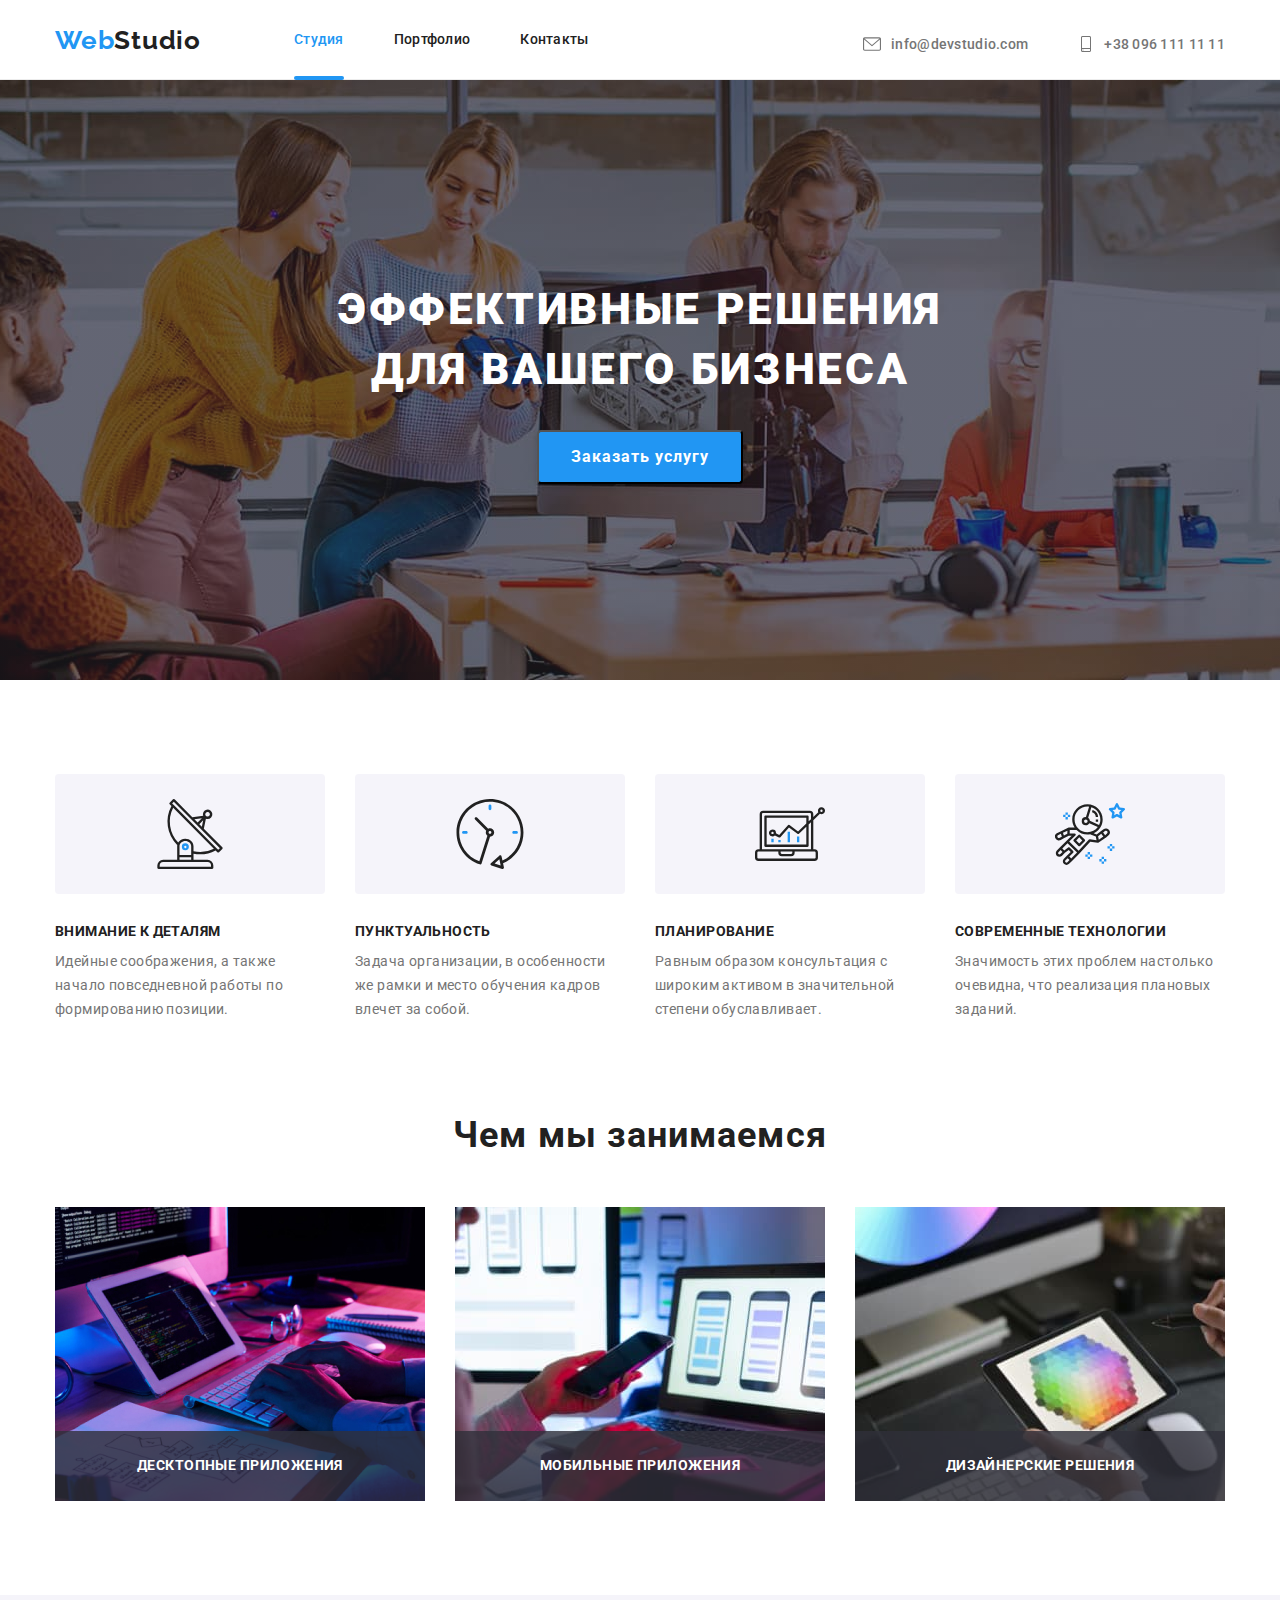
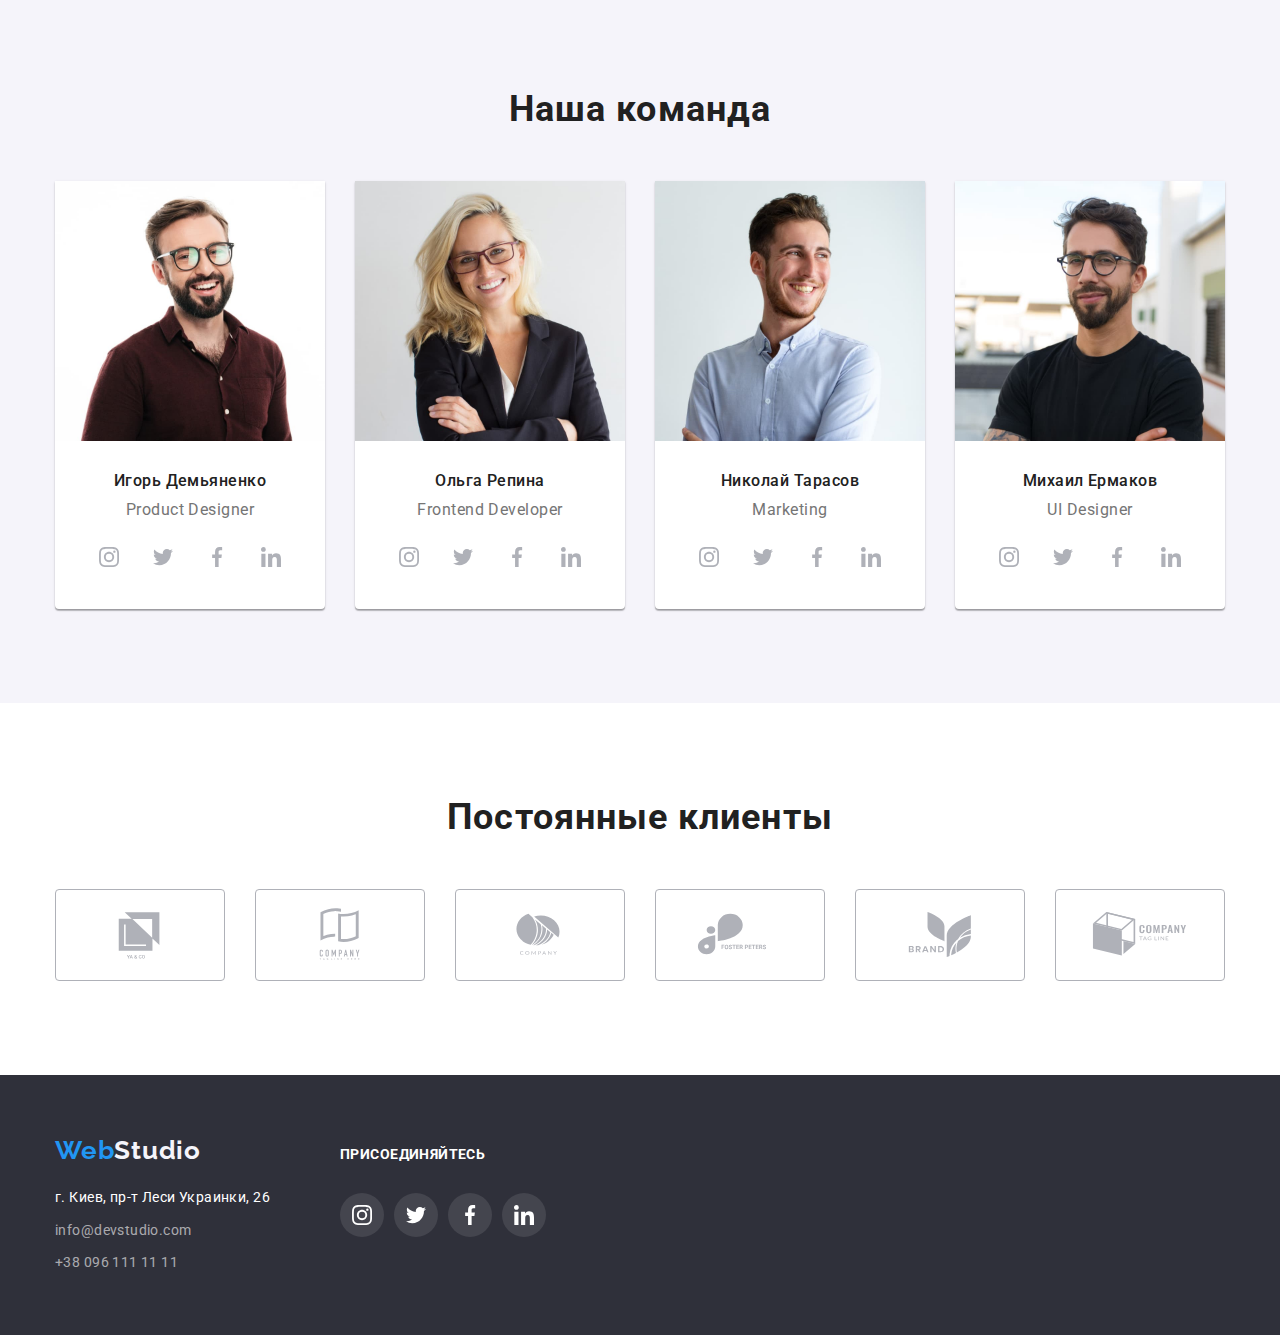
<file: index.html>
<!DOCTYPE html>
<html lang="ru">
  <head>
    <meta charset="utf-8" />
    <meta name="author" content="Bohdan Avramenko" />
    <meta name="description" content="goit-murkuo-hw-01" />
    <title>Главная</title>
    <link rel="preconnect" href="https://fonts.googleapis.com" />
    <link rel="preconnect" href="https://fonts.gstatic.com" crossorigin />
    <link
      href="https://fonts.googleapis.com/css2?family=Raleway:wght@700&family=Roboto:wght@400;500;700;900&display=swap"
      rel="stylesheet"
    />
    <link
      rel="stylesheet"
      href="https://cdnjs.cloudflare.com/ajax/libs/modern-normalize/1.1.0/modern-normalize.min.css"
    />
    <link rel="stylesheet" href="./css/styles.css" />
  </head>
  <body>
    <!-- Header -->
    <header class="page-header">
      <div class="container navigation">
        <!--LOGO -->
        <a href="./index.html" class="logo"
          ><span class="accent">Web</span>Studio</a
        >
        <!--NAVIGATION-->
        <nav class="site-nav">
          <ul class="nav list">
            <li class="list-item">
              <a href="./index.html" class="link current">Студия</a>
            </li>
            <li class="list-item">
              <a href="./portfolio.html" target="_blank" class="link"
                >Портфолио</a
              >
            </li>
            <li class="list-item">
              <a href="./contact.html" class="link">Контакты</a>
            </li>
          </ul>
        </nav>
        <ul class="contacts">
          <li class="link">
            <a class="contacts-item" href="mailto:info@devstudio.com"
              ><svg class="icon-contacts" width="18" height="24">
                <use href="./images/sprite.svg#icon-envelope"></use></svg
              >info@devstudio.com</a
            >
          </li>

          <li class="link">
            <a class="contacts-item" href="tel:+380961111111"
              ><svg class="icon-contacts" width="16" height="24">
                <use href="./images/sprite.svg#icon-smartphone"></use></svg
              >+38 096 111 11 11
            </a>
          </li>
        </ul>
      </div>
    </header>
    <main>
      <!--HERO-->
      <section class="hero section">
        <h1 class="hero-title">
          Эффективные решения <br />
          для вашего бизнеса
        </h1>
        <button type="button" class="button" data-modal-open>
          Заказать услугу
        </button>
        <div class="backdrop is-hidden" data-modal>
          <div class="modal-window">
            <button class="modal-button" data-modal-close>
              <svg class="icon-close" width="11px" height="11px">
                <use href="./images/sprite.svg#icon-close"></use>
              </svg>
            </button>
          </div>
        </div>
      </section>

      <!-- Middle section - features -->
      <section class="section-middle section">
        <div class="container">
          <h2 class="section-title visually-hidden">О Нас</h2>
          <ul class="features">
            <li class="item icon-antena">
              <h3 class="title">Внимание к деталям</h3>
              <p>
                Идейные соображения, а также начало повседневной работы по
                формированию позиции.
              </p>
            </li>
            <li class="item icon-clock">
              <h3 class="title">Пунктуальность</h3>
              <p>
                Задача организации, в особенности же рамки и место обучения
                кадров влечет за собой.
              </p>
            </li>
            <li class="item icon-diagramm">
              <h3 class="title">Планирование</h3>
              <p>
                Равным образом консультация с широким активом в значительной
                степени обуславливает.
              </p>
            </li>
            <li class="item icon-astronaut">
              <h3 class="title">Современные технологии</h3>
              <p>
                Значимость этих проблем настолько очевидна, что реализация
                плановых заданий.
              </p>
            </li>
          </ul>
        </div>
      </section>
      <!-- Чем мы занимаемся -->
      <section class="section-middle-img section no-padding">
        <div class="container">
          <h2 class="section-title">Чем мы занимаемся</h2>
          <ul class="list">
            <li class="list-item">
              <img
                class="img"
                src="./images/img1.jpg"
                alt="Работа с HTML"
                width="370"
                height="294"
              />
              <p class="img-subtitle">десктопные приложения</p>
            </li>
            <li class="list-item">
              <img
                class="img"
                src="./images/img2.jpg"
                alt="Разметка сайта для гаджетов"
                width="370"
                height="294"
              />
              <p class="img-subtitle">мобильные приложения</p>
            </li>
            <li class="list-item">
              <img
                class="img"
                src="./images/img3.jpg"
                alt="Веб оформление"
                width="370"
                height="294"
              />
              <p class="img-subtitle">Дизайнерские решения</p>
            </li>
          </ul>
        </div>
      </section>
      <!-- OUR TEAM -->
      <section class="section-team section">
        <div class="container">
          <h2 class="section-title">Наша команда</h2>
          <ul class="list">
            <li class="list-item">
              <img
                class="img"
                src="./images/img4.jpg"
                alt="Игорь Демьяненко"
                width="270"
                height="260"
              />
              <div class="description">
                <h3 class="team-list">Игорь Демьяненко</h3>
                <p class="team-description">Product Designer</p>
                <ul class="social-list">
                  <li class="social-item">
                    <a
                      href=""
                      class="social-links"
                      target="_blank"
                      rel="noopener norefferer"
                      aria-label="иконка Instagramm"
                    >
                      <svg class="social-icons" width="20" height="20">
                        <use
                          href="./images/sprite.svg#icon-instagram"
                        ></use></svg
                    ></a>
                  </li>
                  <li class="social-item">
                    <a
                      href=""
                      class="social-links"
                      target="_blank"
                      rel="noopener norefferer"
                      aria-label="иконка Twitter"
                    >
                      <svg class="social-icons" width="20" height="20">
                        <use href="./images/sprite.svg#icon-twitter"></use></svg
                    ></a>
                  </li>
                  <li class="social-item">
                    <a
                      href=""
                      class="social-links"
                      target="_blank"
                      rel="noopener norefferer"
                      aria-label="иконка Facebook"
                    >
                      <svg class="social-icons" width="20" height="20">
                        <use
                          href="./images/sprite.svg#icon-facebook"
                        ></use></svg
                    ></a>
                  </li>
                  <li class="social-item">
                    <a
                      href=""
                      class="social-links"
                      target="_blank"
                      rel="noopener norefferer"
                      aria-label="иконка Linkedin"
                    >
                      <svg class="social-icons" width="20" height="20">
                        <use
                          href="./images/sprite.svg#icon-linkedin"
                        ></use></svg
                    ></a>
                  </li>
                </ul>
              </div>
            </li>
            <li class="list-item">
              <img
                class="img"
                src="./images/img5.jpg"
                alt="Ольга Репина"
                width="270"
                height="260"
              />
              <div class="description">
                <h3 class="team-list">Ольга Репина</h3>
                <p class="team-description">Frontend Developer</p>
                <ul class="social-list">
                  <li class="social-item">
                    <a
                      href=""
                      class="social-links"
                      target="_blank"
                      rel="noopener norefferer"
                      aria-label="иконка Instagramm"
                    >
                      <svg class="social-icons" width="20" height="20">
                        <use
                          href="./images/sprite.svg#icon-instagram"
                        ></use></svg
                    ></a>
                  </li>
                  <li class="social-item">
                    <a
                      href=""
                      class="social-links"
                      target="_blank"
                      rel="noopener norefferer"
                      aria-label="иконка Twitter"
                    >
                      <svg class="social-icons" width="20" height="20">
                        <use href="./images/sprite.svg#icon-twitter"></use></svg
                    ></a>
                  </li>
                  <li class="social-item">
                    <a
                      href=""
                      class="social-links"
                      target="_blank"
                      rel="noopener norefferer"
                      aria-label="иконка Facebook"
                    >
                      <svg class="social-icons" width="20" height="20">
                        <use
                          href="./images/sprite.svg#icon-facebook"
                        ></use></svg
                    ></a>
                  </li>
                  <li class="social-item">
                    <a
                      href=""
                      class="social-links"
                      target="_blank"
                      rel="noopener norefferer"
                      aria-label="иконка Linkedin"
                    >
                      <svg class="social-icons" width="20" height="20">
                        <use
                          href="./images/sprite.svg#icon-linkedin"
                        ></use></svg
                    ></a>
                  </li>
                </ul>
              </div>
            </li>
            <li class="list-item">
              <img
                class="img"
                src="./images/img6.jpg"
                alt="Николай Тарасов"
                width="270"
                height="260"
              />
              <div class="description">
                <h3 class="team-list">Николай Тарасов</h3>
                <p class="team-description">Marketing</p>
                <ul class="social-list">
                  <li class="social-item">
                    <a
                      href=""
                      class="social-links"
                      target="_blank"
                      rel="noopener norefferer"
                      aria-label="иконка Instagramm"
                    >
                      <svg class="social-icons" width="20" height="20">
                        <use
                          href="./images/sprite.svg#icon-instagram"
                        ></use></svg
                    ></a>
                  </li>
                  <li class="social-item">
                    <a
                      href=""
                      class="social-links"
                      target="_blank"
                      rel="noopener norefferer"
                      aria-label="иконка Twitter"
                    >
                      <svg class="social-icons" width="20" height="20">
                        <use href="./images/sprite.svg#icon-twitter"></use></svg
                    ></a>
                  </li>
                  <li class="social-item">
                    <a
                      href=""
                      class="social-links"
                      target="_blank"
                      rel="noopener norefferer"
                      aria-label="иконка Facebook"
                    >
                      <svg class="social-icons" width="20" height="20">
                        <use
                          href="./images/sprite.svg#icon-facebook"
                        ></use></svg
                    ></a>
                  </li>
                  <li class="social-item">
                    <a
                      href=""
                      class="social-links"
                      target="_blank"
                      rel="noopener norefferer"
                      aria-label="иконка Linkedin"
                    >
                      <svg class="social-icons" width="20" height="20">
                        <use
                          href="./images/sprite.svg#icon-linkedin"
                        ></use></svg
                    ></a>
                  </li>
                </ul>
              </div>
            </li>
            <li class="list-item">
              <img
                class="img"
                src="./images/img7.jpg"
                alt="Михаил Ермаков"
                width="270"
                height="260"
              />
              <div class="description">
                <h3 class="team-list">Михаил Ермаков</h3>
                <p class="team-description">UI Designer</p>
                <ul class="social-list">
                  <li class="social-item">
                    <a
                      href=""
                      class="social-links"
                      target="_blank"
                      rel="noopener norefferer"
                      aria-label="иконка Instagramm"
                    >
                      <svg class="social-icons" width="20" height="20">
                        <use
                          href="./images/sprite.svg#icon-instagram"
                        ></use></svg
                    ></a>
                  </li>
                  <li class="social-item">
                    <a
                      href=""
                      class="social-links"
                      target="_blank"
                      rel="noopener norefferer"
                      aria-label="иконка Twitter"
                    >
                      <svg class="social-icons" width="20" height="20">
                        <use href="./images/sprite.svg#icon-twitter"></use></svg
                    ></a>
                  </li>
                  <li class="social-item">
                    <a
                      href=""
                      class="social-links"
                      target="_blank"
                      rel="noopener norefferer"
                      aria-label="иконка Facebook"
                    >
                      <svg class="social-icons" width="20" height="20">
                        <use
                          href="./images/sprite.svg#icon-facebook"
                        ></use></svg
                    ></a>
                  </li>
                  <li class="social-item">
                    <a
                      href=""
                      class="social-links"
                      target="_blank"
                      rel="noopener norefferer"
                      aria-label="иконка Linkedin"
                    >
                      <svg class="social-icons" width="20" height="20">
                        <use
                          href="./images/sprite.svg#icon-linkedin"
                        ></use></svg
                    ></a>
                  </li>
                </ul>
              </div>
            </li>
          </ul>
        </div>
      </section>
      <!-- OUR CLIENTS -->
      <section class="section">
        <div class="container">
          <h2 class="title-clients">Постоянные клиенты</h2>
          <ul class="list clients">
            <li class="list list-client">
              <a href="" class="clients-link">
                <svg class="icon-clients" width="106" height="60">
                  <use href="./images/sprite.svg#icon-client-a"></use>
                </svg>
              </a>
            </li>

            <li class="list list-client">
              <a href="" class="clients-link">
                <svg class="icon-clients" width="106" height="60">
                  <use href="./images/sprite.svg#icon-client-b"></use>
                </svg>
              </a>
            </li>

            <li class="list list-client">
              <a href="" class="clients-link">
                <svg class="icon-clients" width="106" height="60">
                  <use href="./images/sprite.svg#icon-client-c"></use>
                </svg>
              </a>
            </li>

            <li class="list list-client">
              <a href="" class="clients-link">
                <svg class="icon-clients" width="106" height="60">
                  <use href="./images/sprite.svg#icon-client-d"></use>
                </svg>
              </a>
            </li>

            <li class="list list-client">
              <a href="" class="clients-link">
                <svg class="icon-clients" width="106" height="60">
                  <use href="./images/sprite.svg#icon-client-e"></use>
                </svg>
              </a>
            </li>

            <li class="list list-client">
              <a href="" class="clients-link">
                <svg class="icon-clients" width="106" height="60">
                  <use href="./images/sprite.svg#icon-client-f"></use>
                </svg>
              </a>
            </li>
          </ul>
        </div>
      </section>
    </main>

    <!-- FOOTER -->
    <footer class="footer">
      <div class="container footer-container">
        <div class="address-footer">
          <a href="./index.html" class="logo-footer"
            ><span class="accent">Web</span>Studio</a
          >
          <address class="address">г. Киев, пр-т Леси Украинки, 26</address>
          <ul class="contact-footer">
            <li class="link">
              <a class="contact-item" href="mailto:info@devstudio.com"
                >info@devstudio.com</a
              >
            </li>
            <li class="link">
              <a class="contact-item" href="tel:+380961111111"
                >+38 096 111 11 11</a
              >
            </li>
          </ul>
        </div>
        <div class="social-footer">
          <h2 class="social-subtitle">Присоединяйтесь</h2>
          <ul class="social-list">
            <li class="link">
              <a href="" class="link-social">
                <svg class="footer-icon" width="20" height="20" aria-label="">
                  <use href="./images/sprite.svg#icon-instagram"></use>
                </svg>
              </a>
            </li>
            <li class="link">
              <a href="" class="link-social">
                <svg class="footer-icon" width="20" height="20" aria-label="">
                  <use href="./images/sprite.svg#icon-twitter"></use>
                </svg>
              </a>
            </li>
            <li class="link">
              <a href="" class="link-social">
                <svg class="footer-icon" width="20" height="20" aria-label="">
                  <use href="./images/sprite.svg#icon-facebook"></use>
                </svg>
              </a>
            </li>
            <li class="link">
              <a href="" class="link-social">
                <svg class="footer-icon" width="20" height="20" aria-label="">
                  <use href="./images/sprite.svg#icon-linkedin"></use>
                </svg>
              </a>
            </li>
          </ul>
        </div>
      </div>
    </footer>
    <script src="./js/modal.js"></script>
  </body>
</html>
</file>
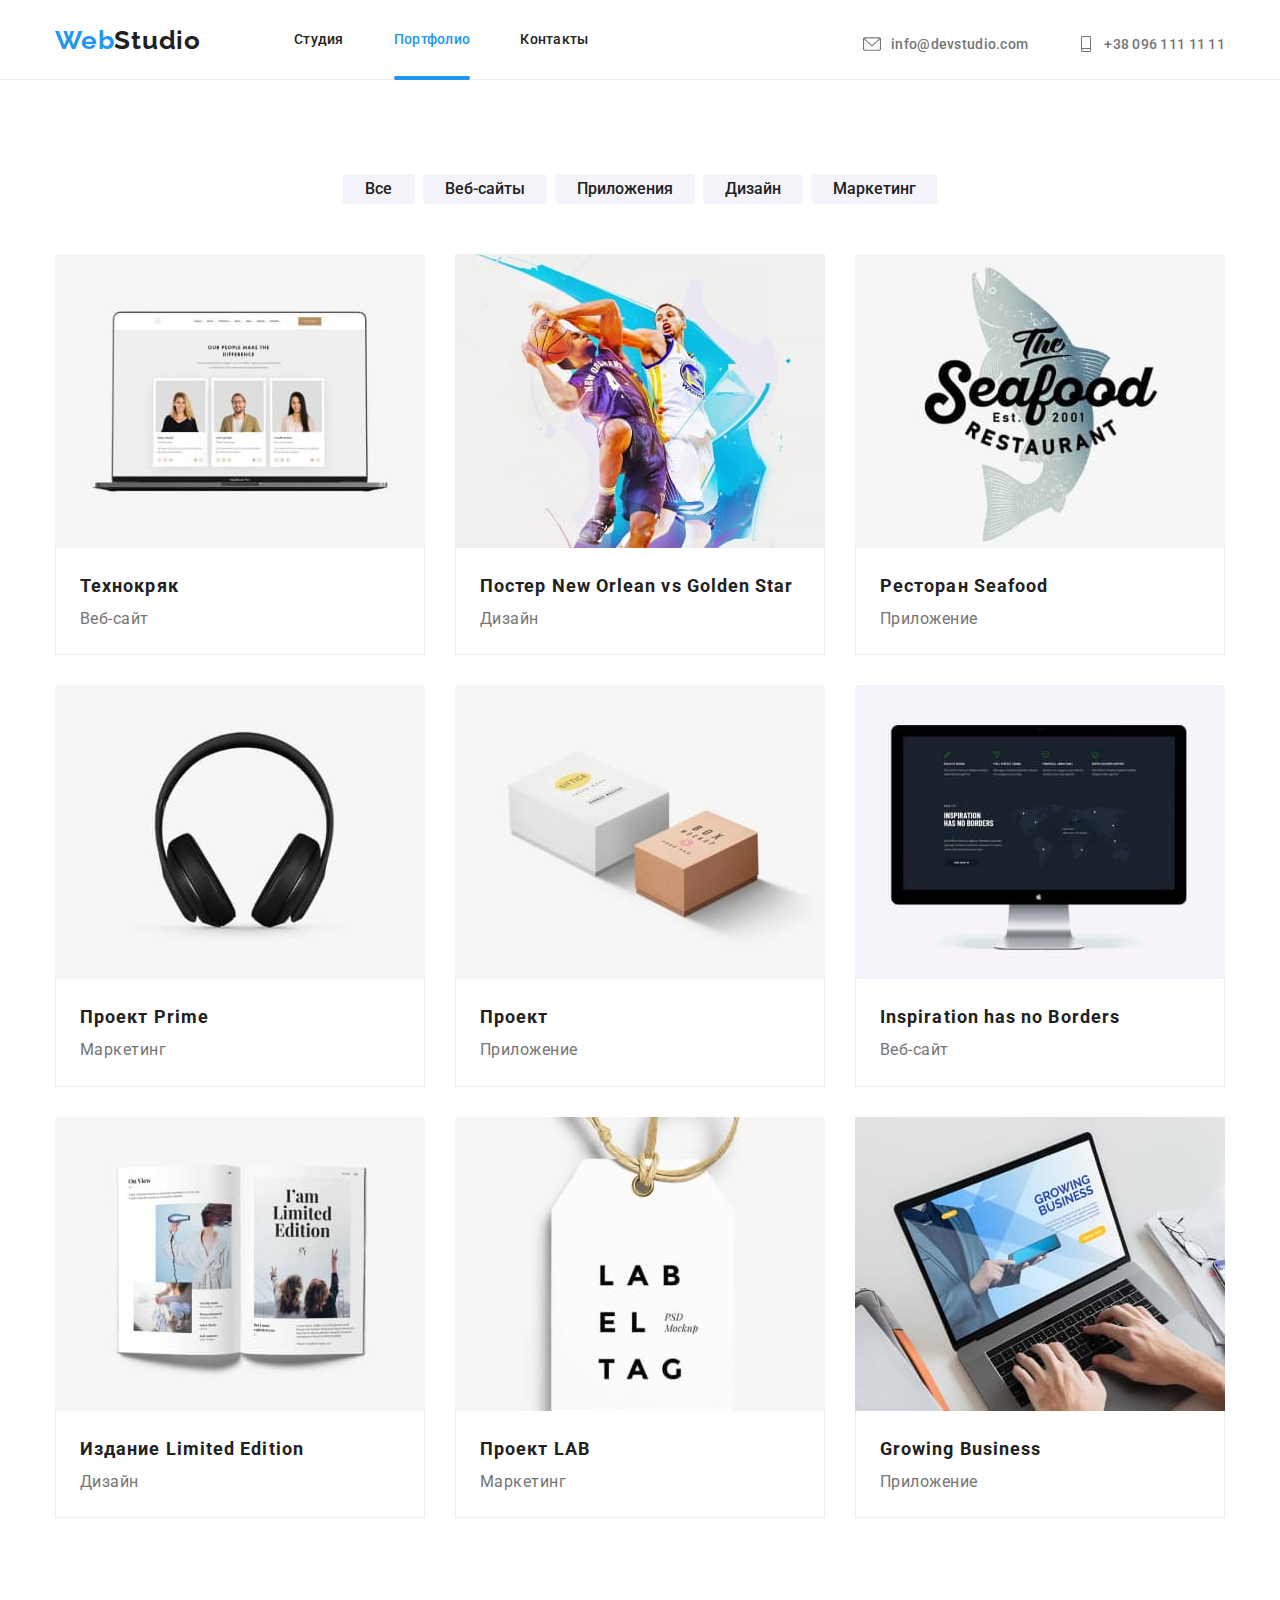
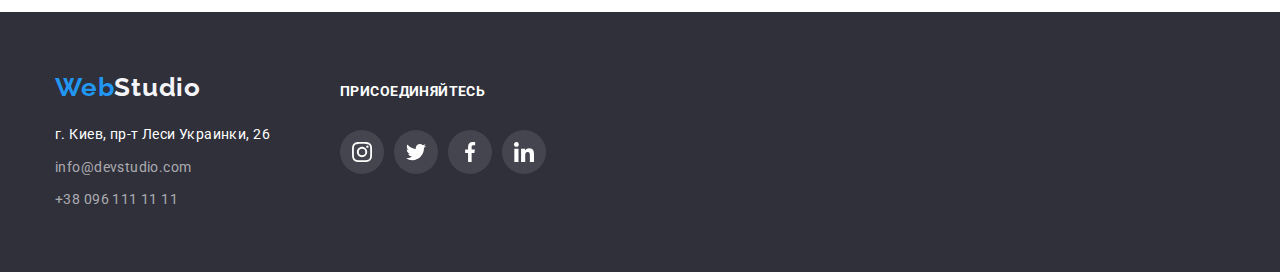
<file: portfolio.html>
<!DOCTYPE html>
<html lang="ru">
  <head>
    <meta charset="utf-8" />
    <meta name="author" content="Bohdan Avramenko" />
    <meta name="description" content="goit-murkuo-hw-01" />
    <title>Главная</title>
    <link rel="preconnect" href="https://fonts.googleapis.com" />
    <link rel="preconnect" href="https://fonts.gstatic.com" crossorigin />
    <link
      href="https://fonts.googleapis.com/css2?family=Raleway:wght@700&family=Roboto:wght@400;500;700;900&display=swap"
      rel="stylesheet"
    />
    <link
      rel="stylesheet"
      href="https://cdnjs.cloudflare.com/ajax/libs/modern-normalize/1.1.0/modern-normalize.min.css"
    />
    <link rel="stylesheet" href="./css/styles.css" />
  </head>
  <body>
    <header class="page-header">
      <div class="container navigation">
        <!--LOGO -->
        <a href="./index.html" class="logo"
          ><span class="accent">Web</span>Studio</a
        >
        <!--NAVIGATION-->
        <nav class="site-nav">
          <ul class="nav list">
            <li class="list-item">
              <a href="./index.html" class="link">Студия</a>
            </li>
            <li class="list-item">
              <a href="./portfolio.html" target="_blank" class="link current"
                >Портфолио</a
              >
            </li>
            <li class="list-item">
              <a href="./contact.html" class="link">Контакты</a>
            </li>
          </ul>
        </nav>
        <ul class="contacts">
          <li class="link">
            <a class="contacts-item" href="mailto:info@devstudio.com"
              ><svg class="icon-contacts" width="18" height="24">
                <use href="./images/sprite.svg#icon-envelope"></use></svg
              >info@devstudio.com</a
            >
          </li>

          <li class="link">
            <a class="contacts-item" href="tel:+380961111111"
              ><svg class="icon-contacts" width="16" height="24">
                <use href="./images/sprite.svg#icon-smartphone"></use></svg
              >+38 096 111 11 11
            </a>
          </li>
        </ul>
      </div>
    </header>
    <!-- Button suggestion -->
    <main>
      <section class="suggestion section">
        <div class="container">
          <h1 class="visually-hidden">Suggestion</h1>
          <ul class="suggestion-list">
            <li class="list-item">
              <button type="button" class="button-primary">Все</button>
            </li>
            <li class="list-item">
              <button type="button" class="button-primary">Веб-сайты</button>
            </li>
            <li class="list-item">
              <button type="button" class="button-primary">Приложения</button>
            </li>
            <li class="list-item">
              <button type="button" class="button-primary">Дизайн</button>
            </li>
            <li class="list-item">
              <button type="button" class="button-primary">Маркетинг</button>
            </li>
          </ul>
          <!-- Suggestion items. Everytjing about work experience -->
          <ul class="suggestion-items">
            <li class="suggestion list-item">
              <a href="" class="boxes">
                <div class="container-card">
                  <img
                    class="portfolio-img"
                    src="./images/img1p.jpeg"
                    alt="Технокряк"
                    width="370"
                    height="294"
                  />
                  <p class="text-overlay">
                    Ресурс предлагает комплексные предложения с разным уровнем
                    функционала и сервисов. Все это позволит посетителю получить
                    исчерпывающие сведения о компании или частном лице.
                  </p>
                </div>
                <div class="cards-description">
                  <h2 class="suggestion-title">Технокряк</h2>
                  <p class="suggestion-scroll">Веб-сайт</p>
                </div>
              </a>
            </li>
            <li class="list-item">
              <a href="#" class="boxes">
                <div class="container-card">
                  <img
                    class="portfolio-img"
                    src="./images/img2p.jpeg"
                    alt="Постер New Orlean vs Golden Star"
                    width="370"
                    height="294"
                  />
                  <p class="text-overlay">
                    Ресурс предлагает комплексные предложения с разным уровнем
                    функционала и сервисов. Все это позволит посетителю получить
                    исчерпывающие сведения о компании или частном лице.
                  </p>
                </div>
                <div class="cards-description">
                  <h2 class="suggestion-title">
                    Постер New Orlean vs Golden Star
                  </h2>
                  <p class="suggestion-scroll">Дизайн</p>
                </div>
              </a>
            </li>
            <li class="list-item">
              <a href="" class="boxes">
                <div class="container-card">
                  <img
                    class="portfolio-img"
                    src="./images/img3p.jpeg"
                    alt="Ресторан Seafood"
                    width="370"
                    height="294"
                  />
                  <p class="text-overlay">
                    Ресурс предлагает комплексные предложения с разным уровнем
                    функционала и сервисов. Все это позволит посетителю получить
                    исчерпывающие сведения о компании или частном лице.
                  </p>
                </div>
                <div class="cards-description">
                  <h2 class="suggestion-title">Ресторан Seafood</h2>
                  <p class="suggestion-scroll">Приложение</p>
                </div>
              </a>
            </li>
            <li class="list-item">
              <a href="" class="boxes">
                <div class="container-card">
                  <img
                    class="portfolio-img"
                    src="./images/img4p.jpeg"
                    alt="Проект Prime"
                    width="370"
                    height="294"
                  />
                  <p class="text-overlay">
                    Ресурс предлагает комплексные предложения с разным уровнем
                    функционала и сервисов. Все это позволит посетителю получить
                    исчерпывающие сведения о компании или частном лице.
                  </p>
                </div>
                <div class="cards-description">
                  <h2 class="suggestion-title">Проект Prime</h2>
                  <p class="suggestion-scroll">Маркетинг</p>
                </div>
              </a>
            </li>
            <li class="list-item">
              <a href="" class="boxes">
                <div class="container-card">
                  <img
                    class="portfolio-img"
                    src="./images/img5p.jpeg"
                    alt="Проект Boxes"
                    width="370"
                    height="294"
                  />
                  <p class="text-overlay">
                    Ресурс предлагает комплексные предложения с разным уровнем
                    функционала и сервисов. Все это позволит посетителю получить
                    исчерпывающие сведения о компании или частном лице.
                  </p>
                </div>
                <div class="cards-description">
                  <h2 class="suggestion-title">Проект</h2>
                  <p class="suggestion-scroll">Приложение</p>
                </div>
              </a>
            </li>
            <li class="list-item">
              <a href="" class="boxes">
                <div class="container-card">
                  <img
                    class="portfolio-img"
                    src="./images/img6p.jpeg"
                    alt="Inspiration has no Borders"
                    width="370"
                    height="294"
                  />
                  <p class="text-overlay">
                    Ресурс предлагает комплексные предложения с разным уровнем
                    функционала и сервисов. Все это позволит посетителю получить
                    исчерпывающие сведения о компании или частном лице.
                  </p>
                </div>
                <div class="cards-description">
                  <h2 class="suggestion-title">Inspiration has no Borders</h2>
                  <p class="suggestion-scroll">Веб-сайт</p>
                </div>
              </a>
            </li>
            <li class="list-item">
              <a href="" class="boxes">
                <div class="container-card">
                  <img
                    class="portfolio-img"
                    src="./images/img7p.jpeg"
                    alt="Издание Limited Edition"
                    width="370"
                    height="294"
                  />
                  <p class="text-overlay">
                    Ресурс предлагает комплексные предложения с разным уровнем
                    функционала и сервисов. Все это позволит посетителю получить
                    исчерпывающие сведения о компании или частном лице.
                  </p>
                </div>
                <div class="cards-description">
                  <h2 class="suggestion-title">Издание Limited Edition</h2>
                  <p class="suggestion-scroll">Дизайн</p>
                </div>
              </a>
            </li>
            <li class="list-item">
              <a href="" class="boxes">
                <div class="container-card">
                  <img
                    class="portfolio-img"
                    src="./images/img8p.jpeg"
                    alt="Проект LAB"
                    width="370"
                    height="294"
                  />
                  <p class="text-overlay">
                    Ресурс предлагает комплексные предложения с разным уровнем
                    функционала и сервисов. Все это позволит посетителю получить
                    исчерпывающие сведения о компании или частном лице.
                  </p>
                </div>
                <div class="cards-description">
                  <h2 class="suggestion-title">Проект LAB</h2>
                  <p class="suggestion-scroll">Маркетинг</p>
                </div>
              </a>
            </li>
            <li class="list-item">
              <a href="" class="boxes">
                <div class="container-card">
                  <img
                    class="portfolio-img"
                    src="./images/img9p.jpeg"
                    alt="Growing Business"
                    width="370"
                    height="294"
                  />
                  <p class="text-overlay">
                    Ресурс предлагает комплексные предложения с разным уровнем
                    функционала и сервисов. Все это позволит посетителю получить
                    исчерпывающие сведения о компании или частном лице.
                  </p>
                </div>
                <div class="cards-description">
                  <h2 class="suggestion-title">Growing Business</h2>
                  <p class="suggestion-scroll">Приложение</p>
                </div>
              </a>
            </li>
          </ul>
        </div>
      </section>
    </main>
    <!-- FOOTER -->
    <footer class="footer">
      <div class="container footer-container">
        <div class="address-footer">
          <a href="./index.html" class="logo-footer"
            ><span class="accent">Web</span>Studio</a
          >
          <address class="address">г. Киев, пр-т Леси Украинки, 26</address>
          <ul class="contact-footer">
            <li class="link">
              <a class="contact-item" href="mailto:info@devstudio.com"
                >info@devstudio.com</a
              >
            </li>
            <li class="link">
              <a class="contact-item" href="tel:+380961111111"
                >+38 096 111 11 11</a
              >
            </li>
          </ul>
        </div>
        <div class="social-footer">
          <h2 class="social-subtitle">Присоединяйтесь</h2>
          <ul class="social-list">
            <li class="link">
              <a href="" class="link-social">
                <svg class="footer-icon" width="20" height="20" aria-label="">
                  <use href="./images/sprite.svg#icon-instagram"></use>
                </svg>
              </a>
            </li>
            <li class="link">
              <a href="" class="link-social">
                <svg class="footer-icon" width="20" height="20" aria-label="">
                  <use href="./images/sprite.svg#icon-twitter"></use>
                </svg>
              </a>
            </li>
            <li class="link">
              <a href="" class="link-social">
                <svg class="footer-icon" width="20" height="20" aria-label="">
                  <use href="./images/sprite.svg#icon-facebook"></use>
                </svg>
              </a>
            </li>
            <li class="link">
              <a href="" class="link-social">
                <svg class="footer-icon" width="20" height="20" aria-label="">
                  <use href="./images/sprite.svg#icon-linkedin"></use>
                </svg>
              </a>
            </li>
          </ul>
        </div>
      </div>
    </footer>
  </body>
</html>
</file>
<file: css/styles.css>
/* Make root BOhdan!!!  */

:root {
  --main-white-color: white;
  --blue-accent: #2196f3;
  --black-text-color: #212121;
  --gray-subtitel-contacts: #757575;
  --bcg-diff: #f5f4fa;
}

body {
  background-color: var(--main-bcg-color);
  color: var(--gray-subtitel-contacts);
  font-style: normal;
  font-family: "Roboto", sans-serif;
}
html {
  scroll-behavior: smooth;
}

h1,
h2,
h3,
h4,
h5,
h6,
p,
ul,
a {
  margin: 0;
}

.link {
  text-decoration: none;
}

img {
  display: block;
}

.contacts-item {
  text-decoration: none;
}

ul {
  list-style: none;
  padding: 0;
}

.container {
  width: 1200px;
  padding-left: 15px;
  padding-right: 15px;
  margin-left: auto;
  margin-right: auto;
}
/* header */
.page-header {
  border-bottom: 1px solid #ececec;
  height: 80px;
}

.navigation {
  display: flex;
  align-items: center;
}

/* Logo */
.logo {
  margin-right: 93px;

  color: var(--black-text-color);
  font-family: "Raleway", sans-serif;
  font-weight: 700;
  font-size: 26px;
  line-height: 1.19;
  letter-spacing: 0.03em;
  text-decoration: none;
}
.logo > .accent {
  color: var(--blue-accent);
}
.logo:focus {
  color: var(--blue-accent);
}
/* Navigation */

.site-nav a {
  color: var(--black-text-color);
}
.site-nav > .list {
  display: flex;
  font-weight: 500;
  font-size: 14px;
  line-height: 1.14;
  letter-spacing: 0.02em;
}

.nav .list-item:not(:last-child) {
  margin-right: 50px;
}

.site-nav .link {
  position: relative;
  display: block;
  padding-top: 32px;
  padding-bottom: 32px;
  transition: color 250ms cubic-bezier(0.4, 0, 0.2, 1);
}

.site-nav .link.current {
  color: var(--blue-accent);
}
.site-nav .link:hover,
.site-nav .link:focus {
  color: var(--blue-accent);
}

.site-nav .link.current::after {
  content: "";
  position: absolute;
  bottom: 0px;
  left: 0px;

  display: block;

  width: 100%;
  height: 4px;
  border-radius: 2px;
  background-color: var(--blue-accent);
}

/* CONTACTS-HEADER */
.contacts {
  display: flex;
  margin-left: auto;
  height: 80px;
}
.contacts .link:not(:last-child) {
  margin-right: 50px;
}
.contacts-item {
  display: flex;
  align-items: center;
  justify-content: center;
  padding-top: 32px;
  padding-bottom: 32px;

  color: var(--gray-subtitel-contacts);
  font-weight: 500;
  font-size: 14px;
  line-height: 1.19;
  letter-spacing: 0.02em;
  transition: color 250ms cubic-bezier(0.4, 0, 0.2, 1);
}
.contacts-item:hover,
.contacts-item:focus {
  color: var(--blue-accent);
}

.icon-contacts {
  fill: currentColor;
  margin-right: 10px;
}
/* ========HERO========== */
.hero.section {
  max-width: 1600px;
  height: 600px;
  padding-top: 200px;
  padding-bottom: 200px;
  margin-left: auto;
  margin-right: auto;

  background-color: #2f303a;
  background-image: linear-gradient(
      to right,
      rgba(47, 48, 58, 0.4),
      rgba(47, 48, 58, 0.4)
    ),
    url(../images/herobcg.jpeg);
  background-position: center;
  background-size: cover;
  background-repeat: no-repeat;

  text-align: center;
}

.hero .hero-title {
  margin-bottom: 30px;
  color: var(--main-white-color);

  font-weight: 900;
  font-size: 44px;
  line-height: 1.36;
  text-align: center;
  letter-spacing: 0.06em;
  text-transform: uppercase;
}
/* button-hero*/
.button {
  display: inline-block;
  min-width: 200px;
  border-radius: 4px;
  padding: 10px 32px;
  color: var(--main-white-color);
  background-color: var(--blue-accent);
  box-shadow: 0px 4px 4px rgba(0, 0, 0, 0.15);
  font-weight: 700;
  font-size: 16px;
  line-height: 1.88;
  align-items: center;
  letter-spacing: 0.06em;
  cursor: pointer;
  font-style: inherit;
  text-align: center;
  transition: color 250ms cubic-bezier(0.4, 0, 0.2, 1);
}
.button:hover,
.button:focus {
  color: var(--main-white-color);
  background-color: #188ce8;
}

/* modal-icon */

/* Переменные для modal window */

.backdrop {
  position: fixed;
  top: 0;
  left: 0;
  width: 100%;
  height: 100%;
  background-color: rgba(0, 0, 0, 0.2);
  z-index: 10;
  transition: opacity 250ms cubic-bezier(0.4, 0, 0.2, 1),
    visibility 250ms cubic-bezier(0.4, 0, 0.2, 1);
}

.backdrop.is-hidden {
  opacity: 0;
  visibility: hidden;

  pointer-events: none;
}

.modal-window {
  position: absolute;
  top: 50%;
  left: 50%;
  transform: translate(-50%, -50%);
  width: 528px;
  height: 581px;
  background: #ffffff;
  box-shadow: 0px 1px 3px rgba(0, 0, 0, 0.12), 0px 1px 1px rgba(0, 0, 0, 0.14),
    0px 2px 1px rgba(0, 0, 0, 0.2);
  border-radius: 4px;
}

.modal-button {
  position: absolute;
  right: 8px;
  top: 8px;
  width: 30px;
  height: 30px;

  display: flex;
  justify-content: center;
  align-items: center;
  padding: 0;

  fill: #000000;
  background-color: var(--main-white-color);
  border: 1px solid rgba(0, 0, 0, 0.1);
  border-radius: 50%;

  cursor: pointer;
}
/* Section-middle*/

.section {
  padding-top: 94px;
  padding-bottom: 94px;
}
.visually-hidden {
  position: absolute;
  width: 1px;
  height: 1px;
  margin: -1px;
  border: 0;
  padding: 0;

  white-space: nowrap;
  clip-path: inset(100%);
  clip: rect(0 0 0 0);
  overflow: hidden;
}

.section-middle .item::before {
  display: block;
  content: "";
  height: 120px;
  background-color: #f5f4fa;
  border-radius: 4px;

  margin-bottom: 30px;

  padding: 25px 100px;
  background-position: center;
  background-repeat: no-repeat;
}

.item.icon-antena::before {
  background-image: url(../images/middleantena.svg);
}

.item.icon-clock::before {
  background-image: url(../images/middleclock.svg);
}

.item.icon-diagramm::before {
  background-image: url(../images/middlediagramm.svg);
}

.item.icon-astronaut::before {
  background-image: url(../images/middleastronaut\ .svg);
}
.title {
  margin-bottom: 10px;
  color: var(--black-text-color);
  font-weight: 700;
  font-size: 14px;
  line-height: 1.14;
  letter-spacing: 0.03em;
  text-transform: uppercase;
}

.features {
  display: flex;
  justify-content: space-between;
  font-weight: 400;
  font-size: 14px;
  line-height: 1.7;
  letter-spacing: 0.03em;
}

.features .item {
  width: 270px;
}

/* section-middle img фото работ */
.section-middle-img .list {
  display: flex;
}

.section-middle-img .list-item:not(:last-child) {
  margin-right: 30px;
}

.section-middle-img .list-item {
  position: relative;
}
.section-title {
  margin-bottom: 50px;
  color: var(--black-text-color);
  font-weight: 700;
  font-size: 36px;
  line-height: 1.16;
  text-align: center;
  letter-spacing: 0.03em;
}
.section.no-padding {
  padding-top: 0px;
}

.img-subtitle {
  position: absolute;
  bottom: 0;
  left: 0;
  display: block;

  padding: 27px 82px;
  width: 100%;

  text-align: center;
  font-weight: 700;
  font-size: 14px;
  line-height: 1.14;
  letter-spacing: 0.03em;
  text-transform: uppercase;
  color: var(--main-white-color);
  background-color: rgba(47, 48, 58, 0.8);
}

/*TEAM*/

.section-team .description {
  padding-top: 30px;
  padding-bottom: 30px;
}
.section-team {
  background-color: var(--bcg-diff);
}
.section-team .list {
  display: flex;
}

.section-team .list-item {
  box-shadow: 0px 1px 3px rgba(0, 0, 0, 0.12), 0px 1px 1px rgba(0, 0, 0, 0.14),
    0px 2px 1px rgba(0, 0, 0, 0.2);
}
/* SOCIAL ICONS */
.social-list {
  display: flex;
  align-items: center;
  justify-content: center;
}

.social-item:not(:last-child) {
  margin-right: 10px;
}

.social-links {
  display: flex;
  align-items: center;
  justify-content: center;

  width: 44px;
  height: 44px;

  background-color: #ffffff;
  color: #afb1b8;

  border-radius: 50%;
  transition: background-color 250ms cubic-bezier(0.4, 0, 0.2, 1);
}

.social-icons {
  fill: #afb1b8;
  transition: fill 250ms cubic-bezier(0.4, 0, 0.2, 1);
}

.social-links:hover,
.social-links:focus {
  background-color: #2196f3;
}

.social-item:hover .social-icons,
.social-links:focus .social-icons {
  fill: #ffffff;
}

.team-list {
  margin-bottom: 10px;

  color: var(--black-text-color);
  font-weight: 500;
  font-size: 16px;
  line-height: 1.19;
  letter-spacing: 0.03em;
}
.team-description {
  margin-bottom: 16px;
}

.section-team .list-item {
  background-color: var(--main-white-color);
  border-bottom-right-radius: 4px;
  border-bottom-left-radius: 4px;

  text-align: center;
}

.section-team .list-item:not(:last-child) {
  margin-right: 30px;
}

.section-team p {
  color: var(--gray-subtitel-contacts);
  text-align: center;
  font-weight: 400;
  font-size: 16px;
  line-height: 1.19;
  letter-spacing: 0.03em;
}

/* OUR CLIENTS */

.title-clients {
  font-weight: 700;
  font-size: 36px;
  line-height: 1.16;
  text-align: center;
  letter-spacing: 0.03em;
  color: #212121;
  margin-bottom: 50px;
}

.list.clients {
  display: flex;
  align-items: center;
  justify-content: center;
}
/* 
.list-client {
  display: flex;
  align-items: center;
  justify-content: center;
} */

.clients-link {
  display: flex;
  align-items: center;
  justify-content: center;
  width: 170px;
  height: 92px;

  border: 1px solid #afb1b8;
  border-radius: 4px;
  transition: border-color 250ms cubic-bezier(0.4, 0, 0.2, 1);
}
.clients-link:hover,
.clients-link:focus {
  border-color: #2196f3;
}

.list-client:not(:last-child) {
  margin-right: 30px;
}

.icon-clients {
  fill: #afb1b8;
  transition: fill 250ms cubic-bezier(0.4, 0, 0.2, 1);
}

.clients-link:hover .icon-clients,
.clients-link:focus .icon-clients {
  fill: #2196f3;
}

/* FOOTER*/

/*  */

.footer-container {
  display: flex;
  align-items: baseline;
}

.social-footer {
  margin-left: 70px;
}

.social-subtitle {
  margin-bottom: 30px;
  font-weight: 700;
  font-size: 14px;
  line-height: 1.14;
  letter-spacing: 0.03em;
  text-transform: uppercase;

  color: #ffffff;
}

.social-list .link {
  width: 44px;
  height: 44px;
  border-radius: 50%;
}
.link-social {
  width: 100%;
  height: 100%;
  display: flex;
  align-items: center;
  justify-content: center;
  border-radius: 50%;
  background-color: rgba(255, 255, 255, 0.1);
  transition: background-color 250ms cubic-bezier(0.4, 0, 0.2, 1);
}

.social-list .link:not(:last-child) {
  margin-right: 10px;
}

.footer-icon {
  fill: #ffffff;
}
.link-social:hover,
.link-social:focus {
  background-color: #2196f3;
}

/*  */
.footer {
  padding-top: 60px;
  padding-bottom: 60px;
  background-color: #2f303a;
}

.logo-footer {
  display: block;
  margin-bottom: 20px;

  color: var(--bcg-diff);
  font-family: "Raleway", sans-serif;
  font-weight: 700;
  font-size: 26px;
  line-height: 1.19;
  letter-spacing: 0.03em;
  text-decoration: none;
}
.logo-footer > .accent {
  color: var(--blue-accent);
}
.logo-footer:focus {
  color: var(--blue-accent);
}
.address {
  margin-bottom: 9px;

  color: var(--main-white-color);
  font-size: 14px;
  line-height: 1.71;
  letter-spacing: 0.03em;
  font-style: normal;
}

.contact-item {
  padding-left: 0px;
  color: rgba(255, 255, 255, 0.6);
  font-weight: 400;
  font-size: 14px;
  line-height: 1.71;
  letter-spacing: 0.03em;

  text-decoration: none;
}

.contact-footer .link:not(:last-child) {
  margin-bottom: 9px;
}
/* PORTFOLIO  */
/*MAIN*/
/*BUTTON*/
.button-primary {
  display: inline-block;
  min-width: 73px;

  border: none;
  border-radius: 4px;
  padding: 6px 22px;

  color: var(--black-text-color);
  background-color: var(--bcg-diff);
  cursor: pointer;
  font-family: inherit;
  font-weight: 500;
  text-align: center;
  transition: color 250ms cubic-bezier(0.4, 0, 0.2, 1),
    background-color 250ms cubic-bezier(0.4, 0, 0.2, 1),
    box-shadow 250ms cubic-bezier(0.4, 0, 0.2, 1);
}
.button-primary:hover,
.button-primary:focus {
  color: var(--main-white-color);
  background-color: var(--blue-accent);
  box-shadow: 0px 1px 3px rgba(0, 0, 0, 0.12), 0px 1px 1px rgba(0, 0, 0, 0.14),
    0px 2px 1px rgba(0, 0, 0, 0.2);
}
.suggestion-list {
  display: flex;

  justify-content: center;
  margin-bottom: 50px;
}
.suggestion-list .list-item:not(:last-child) {
  margin-right: 8px;
}

.suggestion-items {
  display: flex;
  flex-wrap: wrap;
}

.suggestion.list-item {
  display: inline-block;
}
.boxes {
  box-shadow: none;
  text-decoration: none;
  overflow: hidden;
  transition: box-shadow 250ms cubic-bezier(0.4, 0, 0.2, 1);
}
.container-card {
  position: relative;
  overflow: hidden;
}

.text-overlay {
  position: absolute;
  top: 0;
  left: 0;

  display: flex;
  justify-content: center;
  text-align: center;
  width: 100%;
  height: 100%;
  padding: 63px 24px;
  font-weight: 400;
  font-size: 18px;
  line-height: 1.56;
  letter-spacing: 0.03em;
  color: #ffffff;
  background-color: #2196f3;
  transform: translateY(100%);
  transition: transform 250ms cubic-bezier(0.4, 0, 0.2, 1);
}

.boxes:hover .text-overlay,
.boxes:focus .text-overlay {
  transform: translateY(0);
}

/*SUGGESTION-ITEMS*/

.suggestion-items .list-item {
  width: calc((100% - 60px) / 3);
  margin-bottom: 30px;
  margin-right: 30px;
}
.suggestion-items .boxes {
  display: block;
}

.suggestion-items .boxes:hover,
.suggestion-items .boxes:focus {
  box-shadow: 0px 1px 3px rgba(0, 0, 0, 0.12), 0px 1px 1px rgba(0, 0, 0, 0.14),
    0px 2px 1px rgba(0, 0, 0, 0.2);
}

.suggestion-items .list-item:nth-child(3n) {
  margin-right: 0;
}
.suggestion-items .list-item:nth-last-child(-n + 3) {
  margin-bottom: 0;
}

.cards-description {
  padding-top: 20px;
  padding-right: 24px;
  padding-bottom: 20px;
  padding-left: 24px;

  border: 1px solid #eeeeee;
  border-top: none;
}

.suggestion-items .list-item .suggestion-title {
  color: var(--black-text-color);
  font-weight: 700;
  font-size: 18px;
  line-height: 2;
  letter-spacing: 0.06em;
  text-decoration: none;
}

.suggestion-scroll {
  color: var(--gray-subtitel-contacts);
  font-weight: 400;
  font-size: 16px;
  line-height: 1.88;
  letter-spacing: 0.03em;
  text-decoration: none;
}
</file>
